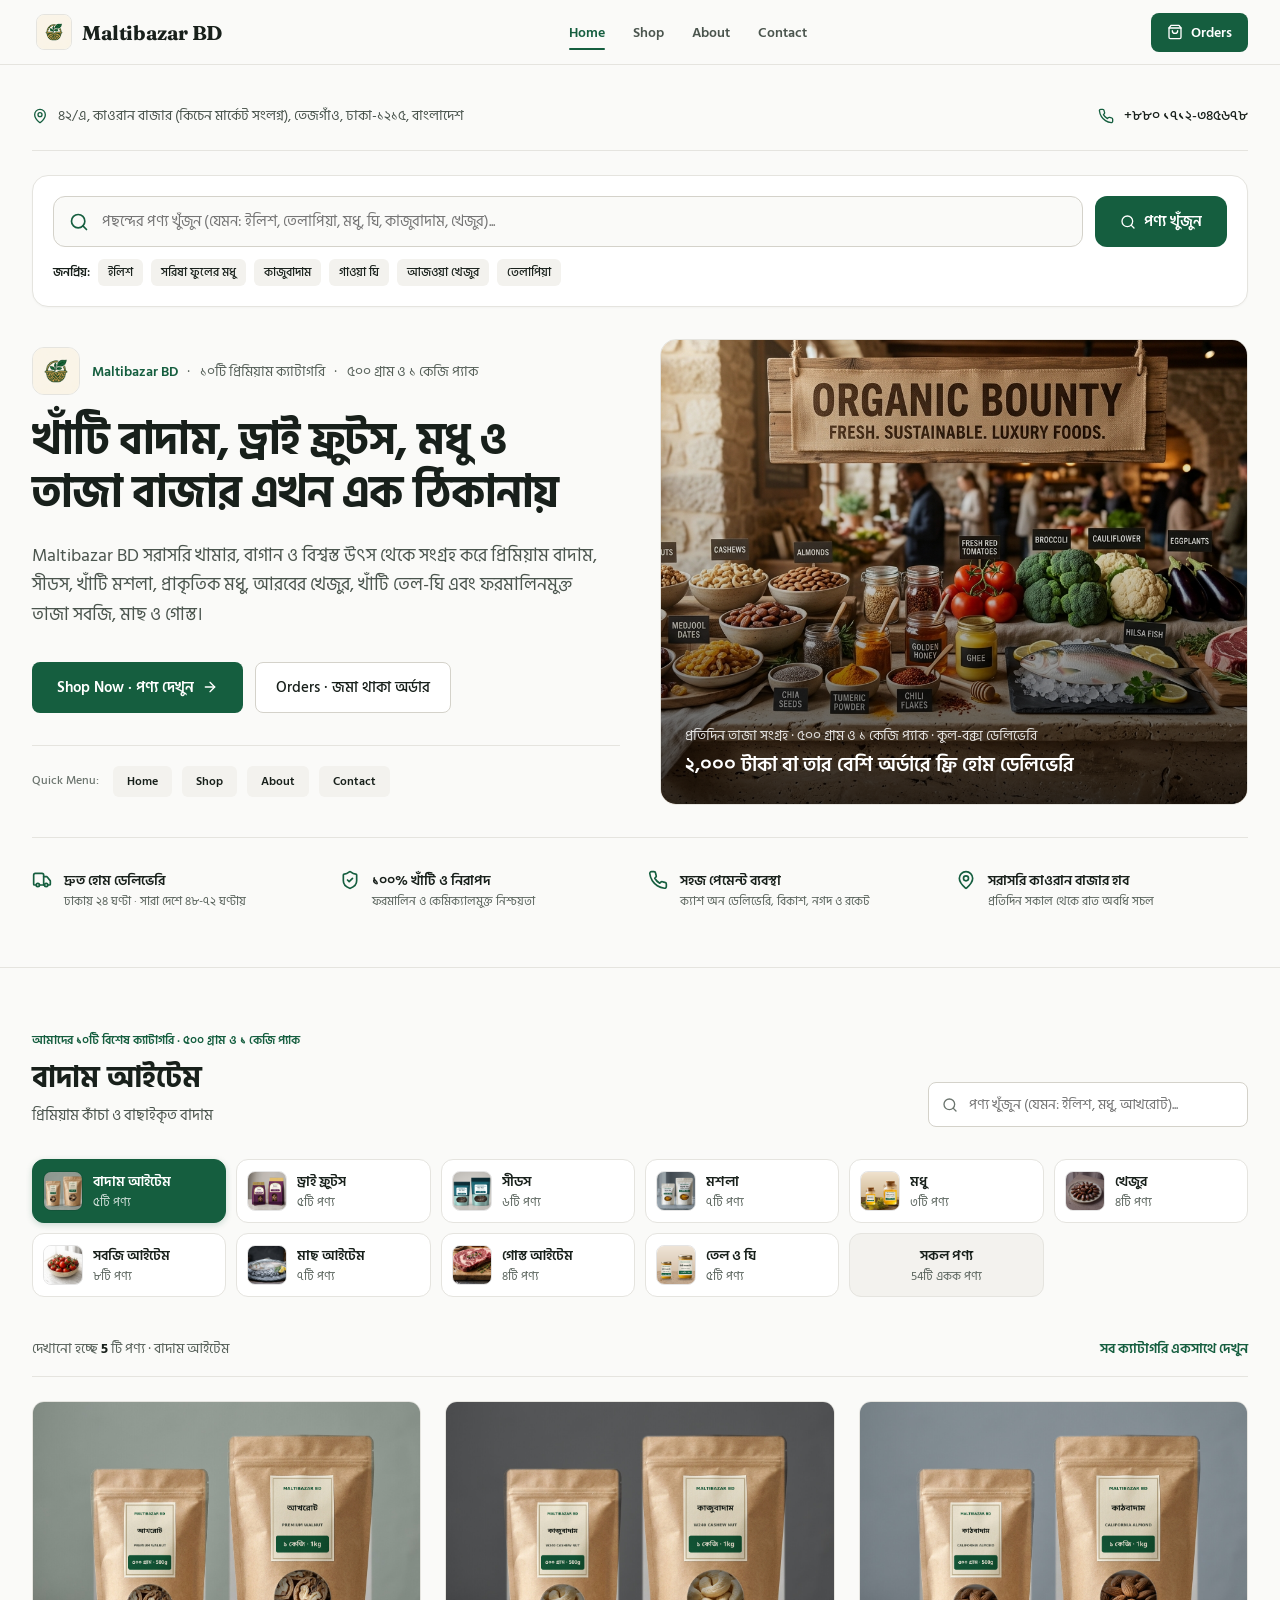
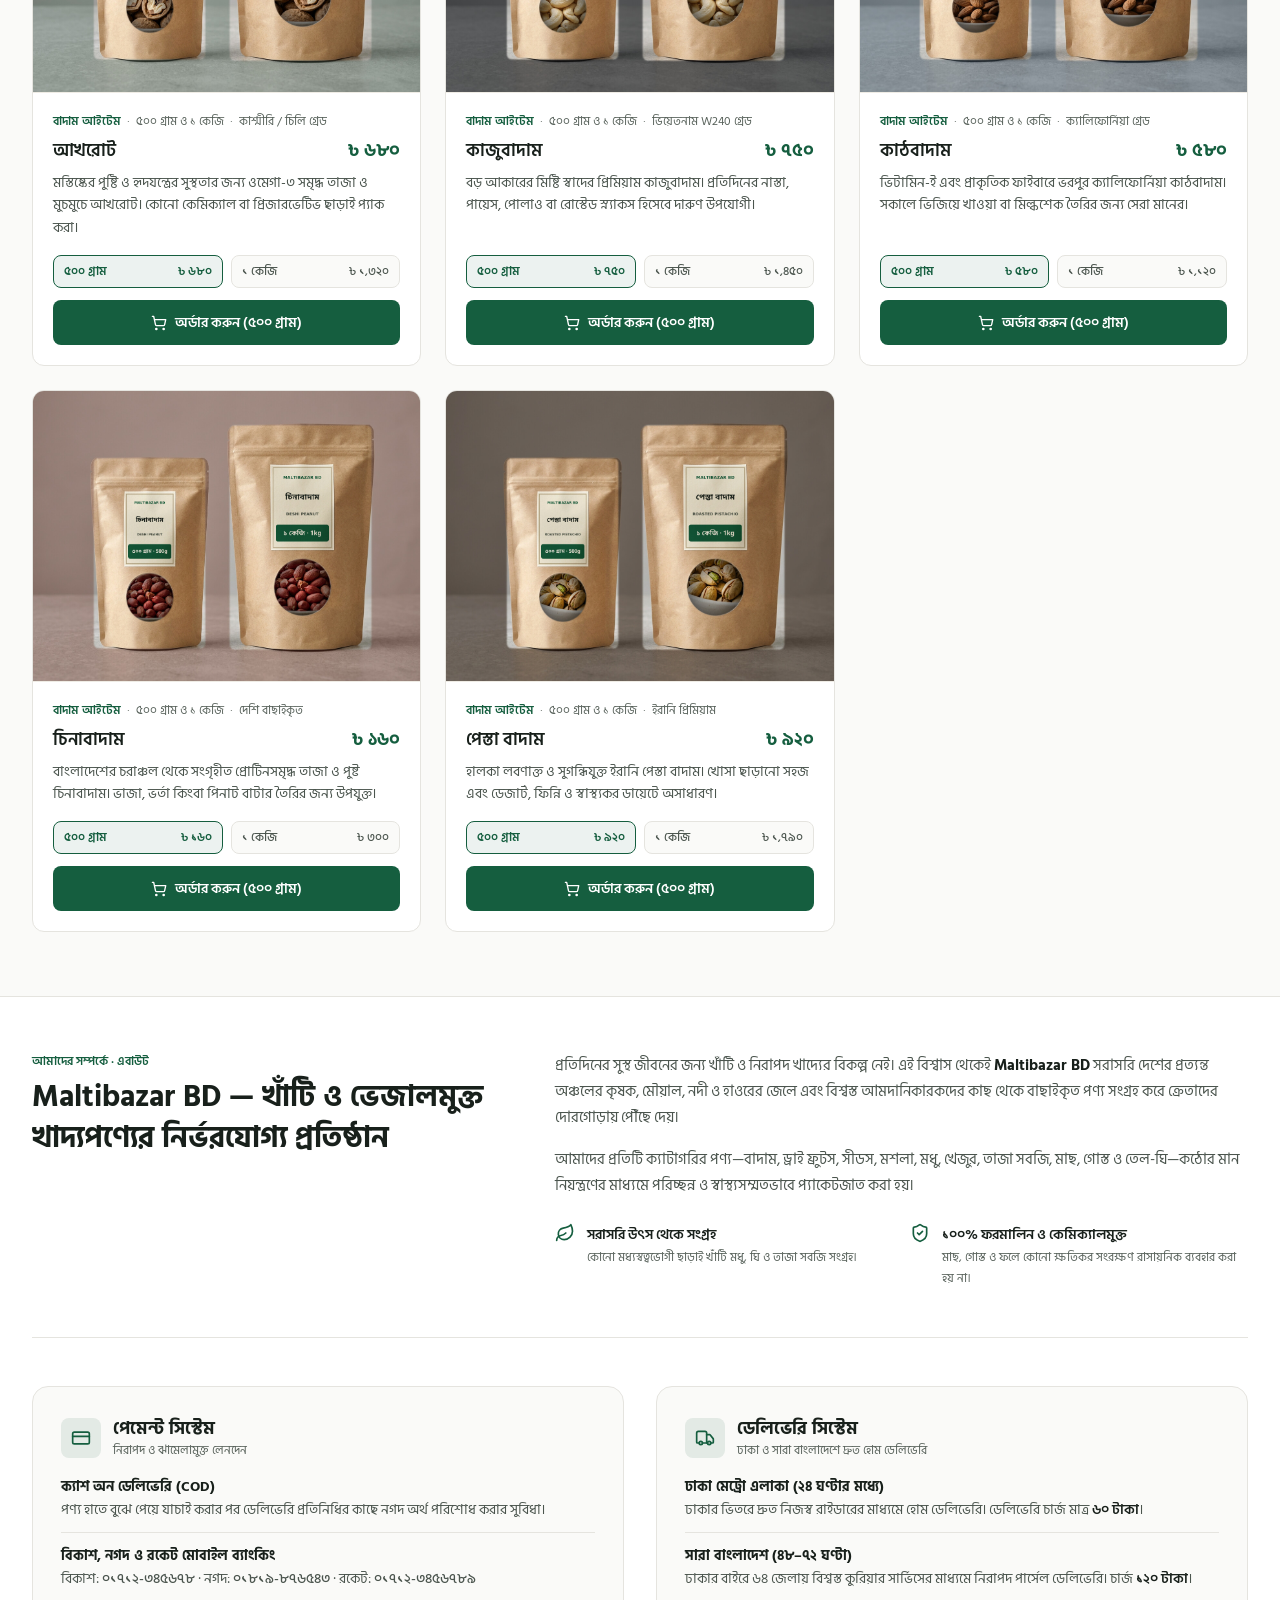
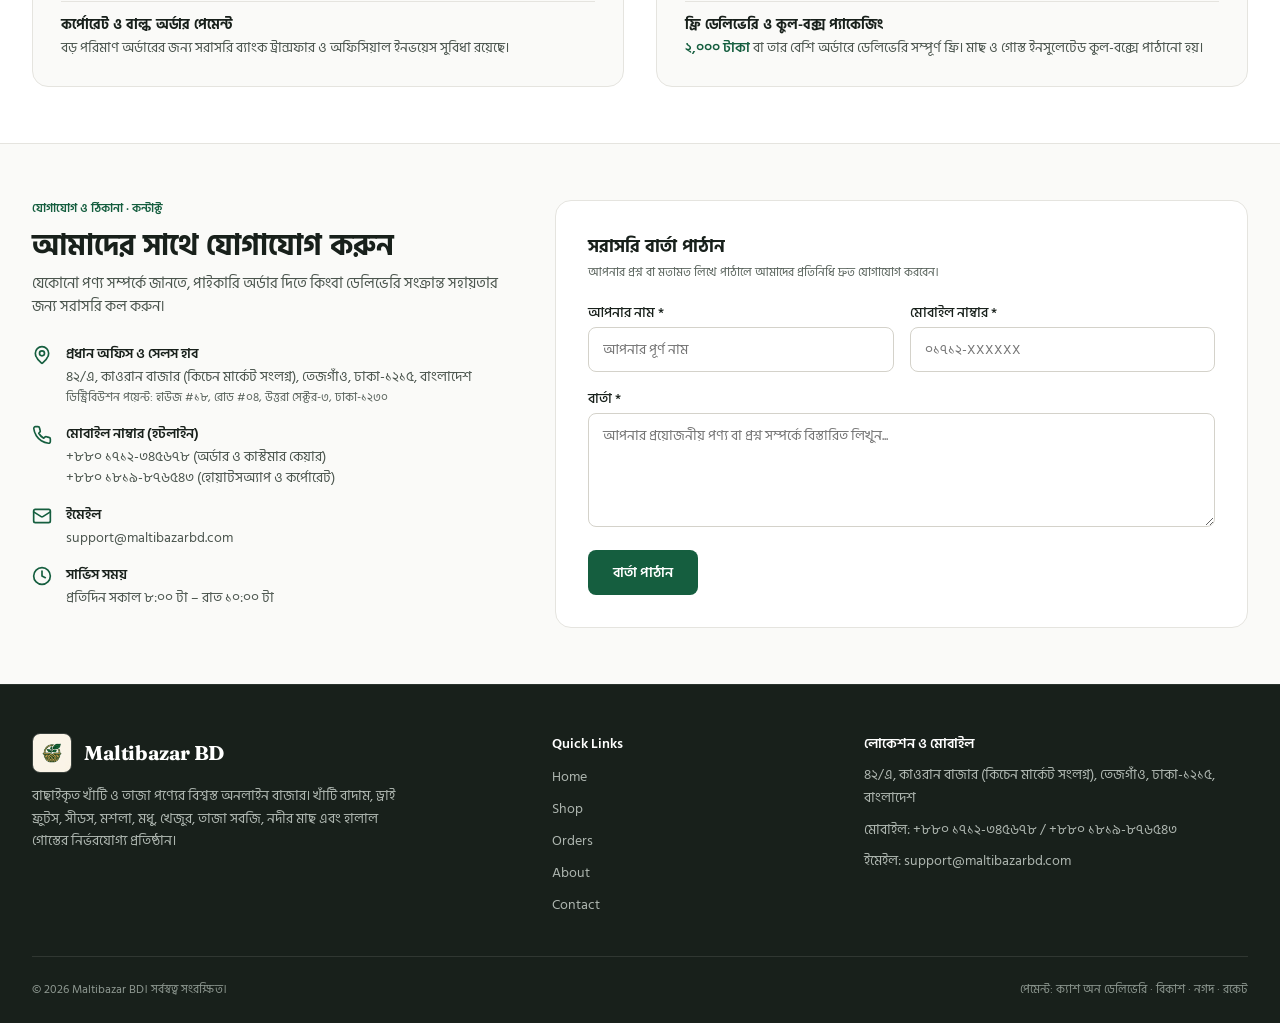
<file: public/index.html>
<!doctype html>
<html lang="bn">
  <head>
    <meta charset="UTF-8" />
    <meta name="viewport" content="width=device-width, initial-scale=1.0" />
    <title>Maltibazar BD — খাঁটি ও তাজা পণ্যের অনলাইন বাজার</title>
    <meta
      name="description"
      content="Maltibazar BD — খাঁটি ও তাজা বাদাম, ড্রাই ফ্রুটস, সীডস, মশলা, মধু, খেজুর, সবজি, মাছ ও গোস্তের নির্ভরযোগ্য অনলাইন বাজার।"
    />
    <meta property="og:title" content="Maltibazar BD — খাঁটি ও তাজা পণ্যের অনলাইন বাজার" />
    <meta
      property="og:description"
      content="Maltibazar BD — খাঁটি ও তাজা বাদাম, ড্রাই ফ্রুটস, সীডস, মশলা, মধু, খেজুর, সবজি, মাছ ও গোস্তের নির্ভরযোগ্য অনলাইন বাজার।"
    />
    <meta property="og:type" content="website" />
    <meta name="twitter:card" content="summary_large_image" />
    <link rel="preconnect" href="https://fonts.googleapis.com" />
    <link rel="preconnect" href="https://fonts.gstatic.com" crossorigin />
    <link
      href="https://fonts.googleapis.com/css2?family=Fraunces:opsz,wght@9..144,600;9..144,700&family=Hind+Siliguri:wght@400;500;600;700&family=Plus+Jakarta+Sans:wght@400;500;600;700&display=swap"
      rel="stylesheet"
    />
    <link rel="stylesheet" href="./css/styles.css" />
  </head>
  <body>
    <div class="app-shell">
      <!-- Sticky Header Navbar -->
      <header class="site-header">
        <div class="container navbar-inner">
          <button type="button" class="brand-btn" data-nav="home">
            <img
              src="./assets/images/maltibazar_logo_1795244491759.jpg"
              alt="Maltibazar BD Logo"
              referrerPolicy="no-referrer"
              class="brand-logo"
            />
            <span class="brand-wordmark">Maltibazar BD</span>
          </button>

          <nav aria-label="Primary Navigation" class="primary-nav">
            <button type="button" class="nav-link is-active" data-nav="home">Home</button>
            <button type="button" class="nav-link" data-nav="shop">Shop</button>
            <button type="button" class="nav-link" data-nav="about">About</button>
            <button type="button" class="nav-link" data-nav="contact">Contact</button>
          </nav>

          <div class="navbar-actions">
            <button type="button" id="orders-nav-btn" class="orders-nav-btn" data-nav="orders">
              <svg width="16" height="16" viewBox="0 0 24 24" fill="none" stroke="currentColor" stroke-width="2" stroke-linecap="round" stroke-linejoin="round" aria-hidden="true">
                <path d="M6 2 3 6v14a2 2 0 0 0 2 2h14a2 2 0 0 0 2-2V6l-3-4Z" />
                <path d="M3 6h18" />
                <path d="M16 10a4 4 0 0 1-8 0" />
              </svg>
              <span>Orders</span>
              <span id="nav-order-count" class="orders-count-badge tabular-nums hidden">0</span>
            </button>

            <button
              type="button"
              id="mobile-menu-toggle"
              aria-label="Open menu"
              aria-expanded="false"
              class="mobile-menu-toggle"
            >
              <svg id="mobile-menu-icon-open" width="20" height="20" viewBox="0 0 24 24" fill="none" stroke="currentColor" stroke-width="2" stroke-linecap="round" stroke-linejoin="round">
                <line x1="4" x2="20" y1="12" y2="12" />
                <line x1="4" x2="20" y1="6" y2="6" />
                <line x1="4" x2="20" y1="18" y2="18" />
              </svg>
              <svg id="mobile-menu-icon-close" class="hidden" width="20" height="20" viewBox="0 0 24 24" fill="none" stroke="currentColor" stroke-width="2" stroke-linecap="round" stroke-linejoin="round">
                <path d="M18 6 6 18" />
                <path d="m6 6 12 12" />
              </svg>
            </button>
          </div>
        </div>

        <div id="mobile-drawer" class="mobile-drawer hidden">
          <button type="button" class="mobile-drawer-btn is-active" data-nav="home">Home</button>
          <button type="button" class="mobile-drawer-btn" data-nav="shop">Shop</button>
          <button type="button" class="mobile-drawer-btn" data-nav="about">About</button>
          <button type="button" class="mobile-drawer-btn" data-nav="contact">Contact</button>
        </div>
      </header>

      <main>
        <!-- Storefront View (Home + Shop + About + Contact) -->
        <div id="storefront-view">
          <!-- Hero Banner -->
          <section class="hero-section">
            <div class="container">
              <!-- Top Location & Hotline Strip -->
              <div class="top-location-strip">
                <div class="strip-item">
                  <svg class="icon-emerald" width="16" height="16" viewBox="0 0 24 24" fill="none" stroke="currentColor" stroke-width="2" stroke-linecap="round" stroke-linejoin="round" aria-hidden="true">
                    <path d="M20 10c0 4.993-5.539 10.193-7.399 11.799a1 1 0 0 1-1.202 0C9.539 20.193 4 14.993 4 10a8 8 0 0 1 16 0" />
                    <circle cx="12" cy="10" r="3" />
                  </svg>
                  <span id="top-company-address"></span>
                </div>
                <div class="strip-item phone tabular-nums">
                  <svg class="icon-emerald" width="16" height="16" viewBox="0 0 24 24" fill="none" stroke="currentColor" stroke-width="2" stroke-linecap="round" stroke-linejoin="round" aria-hidden="true">
                    <path d="M22 16.92v3a2 2 0 0 1-2.18 2 19.79 19.79 0 0 1-8.63-3.07 19.5 19.5 0 0 1-6-6 19.79 19.79 0 0 1-3.07-8.67A2 2 0 0 1 4.11 2h3a2 2 0 0 1 2 1.72 12.84 12.84 0 0 0 .7 2.81 2 2 0 0 1-.45 2.11L8.09 9.91a16 16 0 0 0 6 6l1.27-1.27a2 2 0 0 1 2.11-.45 12.84 12.84 0 0 0 2.81.7A2 2 0 0 1 22 16.92z" />
                  </svg>
                  <span id="top-company-phone"></span>
                </div>
              </div>

              <!-- Customer Search Bar inside Banner -->
              <div class="hero-search-card">
                <form id="hero-search-form" class="hero-search-form">
                  <div class="input-icon-wrap">
                    <svg class="input-leading-icon" width="20" height="20" viewBox="0 0 24 24" fill="none" stroke="currentColor" stroke-width="2" stroke-linecap="round" stroke-linejoin="round" aria-hidden="true">
                      <circle cx="11" cy="11" r="8" />
                      <path d="m21 21-4.3-4.3" />
                    </svg>
                    <input
                      type="text"
                      id="hero-search-input"
                      placeholder="পছন্দের পণ্য খুঁজুন (যেমন: ইলিশ, তেলাপিয়া, মধু, ঘি, কাজুবাদাম, খেজুর)..."
                      aria-label="পছন্দের পণ্য খুঁজুন"
                      class="hero-search-input"
                    />
                    <button
                      type="button"
                      id="hero-search-clear"
                      aria-label="খোঁজা মুছুন"
                      class="input-clear-btn hidden"
                    >
                      <svg width="16" height="16" viewBox="0 0 24 24" fill="none" stroke="currentColor" stroke-width="2" stroke-linecap="round" stroke-linejoin="round">
                        <path d="M18 6 6 18" />
                        <path d="m6 6 12 12" />
                      </svg>
                    </button>
                  </div>
                  <button type="submit" class="btn btn-primary btn-search-submit">
                    <svg width="16" height="16" viewBox="0 0 24 24" fill="none" stroke="currentColor" stroke-width="2" stroke-linecap="round" stroke-linejoin="round" aria-hidden="true">
                      <circle cx="11" cy="11" r="8" />
                      <path d="m21 21-4.3-4.3" />
                    </svg>
                    <span>পণ্য খুঁজুন</span>
                  </button>
                </form>

                <div class="popular-searches" id="popular-searches">
                  <span class="popular-label">জনপ্রিয়:</span>
                </div>
              </div>

              <!-- Editorial Split Hero -->
              <div class="hero-grid">
                <div class="hero-copy-col">
                  <div>
                    <div class="hero-brand-line">
                      <img
                        src="./assets/images/maltibazar_logo_1795244491759.jpg"
                        alt="Maltibazar BD লোগো"
                        referrerPolicy="no-referrer"
                        class="hero-brand-thumb"
                      />
                      <div class="hero-brand-meta">
                        <strong>Maltibazar BD</strong>
                        <span aria-hidden="true" style="margin:0 0.4rem;">·</span>
                        <span>১০টি প্রিমিয়াম ক্যাটাগরি</span>
                        <span aria-hidden="true" style="margin:0 0.4rem;">·</span>
                        <span>৫০০ গ্রাম ও ১ কেজি প্যাক</span>
                      </div>
                    </div>

                    <h1 class="hero-title">
                      খাঁটি বাদাম, ড্রাই ফ্রুটস, মধু ও তাজা বাজার এখন এক ঠিকানায়
                    </h1>

                    <p class="hero-desc">
                      Maltibazar BD সরাসরি খামার, বাগান ও বিশ্বস্ত উৎস থেকে সংগ্রহ করে প্রিমিয়াম বাদাম,
                      সীডস, খাঁটি মশলা, প্রাকৃতিক মধু, আরবের খেজুর, খাঁটি তেল-ঘি এবং ফরমালিনমুক্ত তাজা সবজি, মাছ ও গোস্ত।
                    </p>

                    <div class="hero-cta-row">
                      <button type="button" class="btn btn-primary" data-nav="shop">
                        <span>Shop Now · পণ্য দেখুন</span>
                        <svg width="16" height="16" viewBox="0 0 24 24" fill="none" stroke="currentColor" stroke-width="2" stroke-linecap="round" stroke-linejoin="round" aria-hidden="true">
                          <path d="M5 12h14" />
                          <path d="m12 5 7 7-7 7" />
                        </svg>
                      </button>

                      <button type="button" class="btn btn-secondary" data-nav="orders">
                        <span>Orders · জমা থাকা অর্ডার</span>
                      </button>
                    </div>
                  </div>

                  <div class="quick-menu-bar">
                    <span class="quick-menu-label">Quick Menu:</span>
                    <button type="button" class="quick-menu-btn" data-nav="home">Home</button>
                    <button type="button" class="quick-menu-btn" data-nav="shop">Shop</button>
                    <button type="button" class="quick-menu-btn" data-nav="about">About</button>
                    <button type="button" class="quick-menu-btn" data-nav="contact">Contact</button>
                  </div>
                </div>

                <div class="hero-media-col">
                  <div class="hero-image-frame">
                    <img
                      src="./assets/images/hero_all_items_banner_1795245466213.jpg"
                      alt="Maltibazar BD — খাঁটি বাদাম, খেজুর, মধু, মশলা, মাছ, গোস্ত ও তাজা সবজির সমাহার"
                      referrerPolicy="no-referrer"
                    />
                    <div class="hero-image-gradient" aria-hidden="true"></div>
                    <div class="hero-image-caption">
                      <p class="hero-caption-sub">প্রতিদিন তাজা সংগ্রহ · ৫০০ গ্রাম ও ১ কেজি প্যাক · কুল-বক্স ডেলিভেরি</p>
                      <p class="hero-caption-main">২,০০০ টাকা বা তার বেশি অর্ডারে ফ্রি হোম ডেলিভেরি</p>
                    </div>
                  </div>
                </div>
              </div>

              <!-- 4-Column Service Strip -->
              <div class="service-strip">
                <div class="service-item">
                  <svg class="icon-emerald" width="20" height="20" viewBox="0 0 24 24" fill="none" stroke="currentColor" stroke-width="2" stroke-linecap="round" stroke-linejoin="round" aria-hidden="true">
                    <path d="M14 18V6a2 2 0 0 0-2-2H4a2 2 0 0 0-2 2v11a1 1 0 0 0 1 1h2" />
                    <path d="M15 18H9" />
                    <path d="M19 18h2a1 1 0 0 0 1-1v-3.65a1 1 0 0 0-.22-.624l-3.48-4.35A1 1 0 0 0 17.52 8H14" />
                    <circle cx="17" cy="18" r="2" />
                    <circle cx="7" cy="18" r="2" />
                  </svg>
                  <div>
                    <p class="service-title">দ্রুত হোম ডেলিভেরি</p>
                    <p class="service-sub">ঢাকায় ২৪ ঘণ্টা · সারা দেশে ৪৮-৭২ ঘণ্টায়</p>
                  </div>
                </div>

                <div class="service-item">
                  <svg class="icon-emerald" width="20" height="20" viewBox="0 0 24 24" fill="none" stroke="currentColor" stroke-width="2" stroke-linecap="round" stroke-linejoin="round" aria-hidden="true">
                    <path d="M20 13c0 5-3.5 7.5-7.66 8.95a1 1 0 0 1-.67-.01C7.5 20.5 4 18 4 13V6a1 1 0 0 1 1-1c2 0 4.5-1.2 6.24-2.72a1.17 1.17 0 0 1 1.52 0C14.51 3.81 17 5 19 5a1 1 0 0 1 1 1z" />
                    <path d="m9 12 2 2 4-4" />
                  </svg>
                  <div>
                    <p class="service-title">১০০% খাঁটি ও নিরাপদ</p>
                    <p class="service-sub">ফরমালিন ও কেমিক্যালমুক্ত নিশ্চয়তা</p>
                  </div>
                </div>

                <div class="service-item">
                  <svg class="icon-emerald" width="20" height="20" viewBox="0 0 24 24" fill="none" stroke="currentColor" stroke-width="2" stroke-linecap="round" stroke-linejoin="round" aria-hidden="true">
                    <path d="M22 16.92v3a2 2 0 0 1-2.18 2 19.79 19.79 0 0 1-8.63-3.07 19.5 19.5 0 0 1-6-6 19.79 19.79 0 0 1-3.07-8.67A2 2 0 0 1 4.11 2h3a2 2 0 0 1 2 1.72 12.84 12.84 0 0 0 .7 2.81 2 2 0 0 1-.45 2.11L8.09 9.91a16 16 0 0 0 6 6l1.27-1.27a2 2 0 0 1 2.11-.45 12.84 12.84 0 0 0 2.81.7A2 2 0 0 1 22 16.92z" />
                  </svg>
                  <div>
                    <p class="service-title">সহজ পেমেন্ট ব্যবস্থা</p>
                    <p class="service-sub">ক্যাশ অন ডেলিভেরি, বিকাশ, নগদ ও রকেট</p>
                  </div>
                </div>

                <div class="service-item">
                  <svg class="icon-emerald" width="20" height="20" viewBox="0 0 24 24" fill="none" stroke="currentColor" stroke-width="2" stroke-linecap="round" stroke-linejoin="round" aria-hidden="true">
                    <path d="M20 10c0 4.993-5.539 10.193-7.399 11.799a1 1 0 0 1-1.202 0C9.539 20.193 4 14.993 4 10a8 8 0 0 1 16 0" />
                    <circle cx="12" cy="10" r="3" />
                  </svg>
                  <div>
                    <p class="service-title">সরাসরি কাওরান বাজার হাব</p>
                    <p class="service-sub">প্রতিদিন সকাল থেকে রাত অবধি সচল</p>
                  </div>
                </div>
              </div>
            </div>
          </section>

          <!-- 10-Category Shop Section -->
          <section id="shop-section" class="shop-section">
            <div class="container">
              <div class="shop-header-row">
                <div>
                  <p class="section-eyebrow">আমাদের ১০টি বিশেষ ক্যাটাগরি · ৫০০ গ্রাম ও ১ কেজি প্যাক</p>
                  <h2 id="shop-heading" class="section-heading">বাদাম আইটেম</h2>
                  <p id="shop-subtitle" class="section-sub">প্রিমিয়াম কাঁচা ও বাছাইকৃত বাদাম</p>
                </div>

                <div class="shop-search-box">
                  <svg class="shop-search-icon" width="16" height="16" viewBox="0 0 24 24" fill="none" stroke="currentColor" stroke-width="2" stroke-linecap="round" stroke-linejoin="round" aria-hidden="true">
                    <circle cx="11" cy="11" r="8" />
                    <path d="m21 21-4.3-4.3" />
                  </svg>
                  <input
                    type="text"
                    id="shop-search-input"
                    placeholder="পণ্য খুঁজুন (যেমন: ইলিশ, মধু, আখরোট)..."
                    aria-label="পণ্য খুঁজুন"
                    class="shop-search-input"
                  />
                  <button
                    type="button"
                    id="shop-search-clear"
                    aria-label="খোঁজা মুছুন"
                    class="input-clear-btn hidden"
                  >
                    <svg width="16" height="16" viewBox="0 0 24 24" fill="none" stroke="currentColor" stroke-width="2" stroke-linecap="round" stroke-linejoin="round">
                      <path d="M18 6 6 18" />
                      <path d="m6 6 12 12" />
                    </svg>
                  </button>
                </div>
              </div>

              <!-- 10 Category Filter Cards + All Products -->
              <div id="category-tabs-grid" role="tablist" aria-label="পণ্যের ১০টি ক্যাটাগরি" class="category-tabs-grid"></div>

              <!-- Active Category Result Count -->
              <div class="results-meta-bar">
                <span id="results-count-text"></span>
                <button type="button" id="results-reset-btn" class="text-link-btn"></button>
              </div>

              <!-- 3-Column Product Grid -->
              <div id="products-grid" class="products-grid"></div>
              <div id="products-empty" class="empty-state-box hidden">
                <p id="products-empty-title" style="font-size:1rem;font-weight:600;color:var(--ink);"></p>
                <p style="font-size:0.875rem;color:var(--ink-muted);margin:0.25rem 0 1rem;">
                  অন্য নাম দিয়ে খুঁজুন অথবা সব ক্যাটাগরি দেখুন।
                </p>
                <button type="button" id="empty-show-all-btn" class="btn btn-primary" style="padding:0.5rem 1rem;font-size:0.875rem;">
                  সব পণ্য দেখুন
                </button>
              </div>
            </div>
          </section>

          <!-- About + Payment + Delivery Systems -->
          <section id="about-section" class="about-section">
            <div class="container">
              <div class="about-top-grid">
                <div class="about-left">
                  <p class="section-eyebrow">আমাদের সম্পর্কে · এবাউট</p>
                  <h2 class="section-heading" style="line-height:1.35;">
                    Maltibazar BD — খাঁটি ও ভেজালমুক্ত খাদ্যপণ্যের নির্ভরযোগ্য প্রতিষ্ঠান
                  </h2>
                </div>

                <div class="about-right">
                  <p>
                    প্রতিদিনের সুস্থ জীবনের জন্য খাঁটি ও নিরাপদ খাদ্যের বিকল্প নেই। এই বিশ্বাস থেকেই
                    <strong style="color:var(--ink);">Maltibazar BD</strong> সরাসরি দেশের প্রত্যন্ত অঞ্চলের
                    কৃষক, মৌয়াল, নদী ও হাওরের জেলে এবং বিশ্বস্ত আমদানিকারকদের কাছ থেকে বাছাইকৃত পণ্য সংগ্রহ
                    করে ক্রেতাদের দোরগোড়ায় পৌঁছে দেয়।
                  </p>
                  <p>
                    আমাদের প্রতিটি ক্যাটাগরির পণ্য—বাদাম, ড্রাই ফ্রুটস, সীডস, মশলা, মধু, খেজুর, তাজা সবজি,
                    মাছ, গোস্ত ও তেল-ঘি—কঠোর মান নিয়ন্ত্রণের মাধ্যমে পরিচ্ছন্ন ও স্বাস্থ্যসম্মতভাবে প্যাকেটজাত করা হয়।
                  </p>

                  <div class="about-features">
                    <div class="service-item">
                      <svg class="icon-emerald" width="20" height="20" viewBox="0 0 24 24" fill="none" stroke="currentColor" stroke-width="2" stroke-linecap="round" stroke-linejoin="round" aria-hidden="true">
                        <path d="M11 20A7 7 0 0 1 9.8 6.1C15.5 5 17 4.48 19 2c1 2 2 4.18 2 8 0 5.5-4.78 10-10 10Z" />
                        <path d="M2 21c0-3 1.85-5.36 5.08-6C9.5 14.52 12 13 13 12" />
                      </svg>
                      <div>
                        <h3 class="service-title">সরাসরি উৎস থেকে সংগ্রহ</h3>
                        <p class="service-sub">কোনো মধ্যস্বত্বভোগী ছাড়াই খাঁটি মধু, ঘি ও তাজা সবজি সংগ্রহ।</p>
                      </div>
                    </div>

                    <div class="service-item">
                      <svg class="icon-emerald" width="20" height="20" viewBox="0 0 24 24" fill="none" stroke="currentColor" stroke-width="2" stroke-linecap="round" stroke-linejoin="round" aria-hidden="true">
                        <path d="M20 13c0 5-3.5 7.5-7.66 8.95a1 1 0 0 1-.67-.01C7.5 20.5 4 18 4 13V6a1 1 0 0 1 1-1c2 0 4.5-1.2 6.24-2.72a1.17 1.17 0 0 1 1.52 0C14.51 3.81 17 5 19 5a1 1 0 0 1 1 1z" />
                        <path d="m9 12 2 2 4-4" />
                      </svg>
                      <div>
                        <h3 class="service-title">১০০% ফরমালিন ও কেমিক্যালমুক্ত</h3>
                        <p class="service-sub">মাছ, গোস্ত ও ফলে কোনো ক্ষতিকর সংরক্ষণ রাসায়নিক ব্যবহার করা হয় না।</p>
                      </div>
                    </div>
                  </div>
                </div>
              </div>

              <!-- Payment System & Delivery System Cards -->
              <div class="info-cards-grid">
                <div class="info-card">
                  <div class="info-card-head">
                    <div class="info-icon-box">
                      <svg width="20" height="20" viewBox="0 0 24 24" fill="none" stroke="currentColor" stroke-width="2" stroke-linecap="round" stroke-linejoin="round" aria-hidden="true">
                        <rect width="20" height="14" x="2" y="5" rx="2" />
                        <line x1="2" x2="22" y1="10" y2="10" />
                      </svg>
                    </div>
                    <div>
                      <h3 style="font-size:1.125rem;font-weight:700;">পেমেন্ট সিস্টেম</h3>
                      <p style="font-size:0.75rem;color:var(--ink-muted);">নিরাপদ ও ঝামেলামুক্ত লেনদেন</p>
                    </div>
                  </div>
                  <ul class="info-list">
                    <li class="with-divider">
                      <strong class="item-head">ক্যাশ অন ডেলিভেরি (COD)</strong>
                      পণ্য হাতে বুঝে পেয়ে যাচাই করার পর ডেলিভেরি প্রতিনিধির কাছে নগদ অর্থ পরিশোধ করার সুবিধা।
                    </li>
                    <li class="with-divider" id="about-mfs-numbers"></li>
                    <li>
                      <strong class="item-head">কর্পোরেট ও বাল্ক অর্ডার পেমেন্ট</strong>
                      বড় পরিমাণ অর্ডারের জন্য সরাসরি ব্যাংক ট্রান্সফার ও অফিসিয়াল ইনভয়েস সুবিধা রয়েছে।
                    </li>
                  </ul>
                </div>

                <div class="info-card">
                  <div class="info-card-head">
                    <div class="info-icon-box">
                      <svg width="20" height="20" viewBox="0 0 24 24" fill="none" stroke="currentColor" stroke-width="2" stroke-linecap="round" stroke-linejoin="round" aria-hidden="true">
                        <path d="M14 18V6a2 2 0 0 0-2-2H4a2 2 0 0 0-2 2v11a1 1 0 0 0 1 1h2" />
                        <path d="M15 18H9" />
                        <path d="M19 18h2a1 1 0 0 0 1-1v-3.65a1 1 0 0 0-.22-.624l-3.48-4.35A1 1 0 0 0 17.52 8H14" />
                        <circle cx="17" cy="18" r="2" />
                        <circle cx="7" cy="18" r="2" />
                      </svg>
                    </div>
                    <div>
                      <h3 style="font-size:1.125rem;font-weight:700;">ডেলিভেরি সিস্টেম</h3>
                      <p style="font-size:0.75rem;color:var(--ink-muted);">ঢাকা ও সারা বাংলাদেশে দ্রুত হোম ডেলিভেরি</p>
                    </div>
                  </div>
                  <ul class="info-list">
                    <li class="with-divider">
                      <strong class="item-head">ঢাকা মেট্রো এলাকা (২৪ ঘণ্টার মধ্যে)</strong>
                      ঢাকার ভিতরে দ্রুত নিজস্ব রাইডারের মাধ্যমে হোম ডেলিভেরি। ডেলিভেরি চার্জ মাত্র
                      <span class="tabular-nums" style="font-weight:600;color:var(--ink);">৬০ টাকা</span>।
                    </li>
                    <li class="with-divider">
                      <strong class="item-head">সারা বাংলাদেশ (৪৮–৭২ ঘণ্টা)</strong>
                      ঢাকার বাইরে ৬৪ জেলায় বিশ্বস্ত কুরিয়ার সার্ভিসের মাধ্যমে নিরাপদ পার্সেল ডেলিভেরি। চার্জ
                      <span class="tabular-nums" style="font-weight:600;color:var(--ink);">১২০ টাকা</span>।
                    </li>
                    <li>
                      <strong class="item-head">ফ্রি ডেলিভেরি ও কুল-বক্স প্যাকেজিং</strong>
                      <span class="tabular-nums" style="font-weight:600;color:var(--primary);">২,০০০ টাকা</span> বা তার
                      বেশি অর্ডারে ডেলিভেরি সম্পূর্ণ ফ্রি। মাছ ও গোস্ত ইনসুলেটেড কুল-বক্সে পাঠানো হয়।
                    </li>
                  </ul>
                </div>
              </div>
            </div>
          </section>

          <!-- Contact Section -->
          <section id="contact-section" class="contact-section">
            <div class="container">
              <div class="contact-grid">
                <div class="contact-info-col">
                  <p class="section-eyebrow">যোগাযোগ ও ঠিকানা · কন্টাক্ট</p>
                  <h2 class="section-heading">আমাদের সাথে যোগাযোগ করুন</h2>
                  <p class="section-sub">
                    যেকোনো পণ্য সম্পর্কে জানতে, পাইকারি অর্ডার দিতে কিংবা ডেলিভেরি সংক্রান্ত সহায়তার জন্য সরাসরি কল করুন।
                  </p>

                  <div id="contact-details-list" class="contact-details-list"></div>
                </div>

                <div class="contact-form-col">
                  <div class="contact-form-card">
                    <h3 style="font-size:1.125rem;font-weight:700;margin-bottom:0.25rem;">সরাসরি বার্তা পাঠান</h3>
                    <p style="font-size:0.75rem;color:var(--ink-muted);margin-bottom:1.25rem;">
                      আপনার প্রশ্ন বা মতামত লিখে পাঠালে আমাদের প্রতিনিধি দ্রুত যোগাযোগ করবেন।
                    </p>

                    <div id="contact-success-box" class="hidden" style="padding:1.5rem;border-radius:0.75rem;background:var(--bg);border:1px solid var(--border);text-align:center;">
                      <svg class="icon-emerald" width="40" height="40" viewBox="0 0 24 24" fill="none" stroke="currentColor" stroke-width="2" stroke-linecap="round" stroke-linejoin="round" style="margin:0 auto 0.5rem;">
                        <circle cx="12" cy="12" r="10" />
                        <path d="m9 12 2 2 4-4" />
                      </svg>
                      <p style="font-size:1rem;font-weight:600;color:var(--ink);">আপনার বার্তা সফলভাবে পাঠানো হয়েছে!</p>
                      <p style="font-size:0.875rem;color:var(--ink-secondary);margin:0.25rem 0 1rem;">
                        Maltibazar BD টিম শীঘ্রই আপনার মোবাইল নাম্বারে যোগাযোগ করবে।
                      </p>
                      <button type="button" id="contact-reset-btn" class="btn btn-primary" style="padding:0.5rem 1rem;font-size:0.75rem;">
                        নতুন বার্তা লিখুন
                      </button>
                    </div>

                    <form id="contact-form" style="display:flex;flex-direction:column;gap:1rem;">
                      <div class="form-grid-2">
                        <div>
                          <label for="contact-name" class="field-label">আপনার নাম *</label>
                          <input id="contact-name" type="text" required placeholder="আপনার পূর্ণ নাম" class="form-control" />
                        </div>
                        <div>
                          <label for="contact-phone" class="field-label">মোবাইল নাম্বার *</label>
                          <input id="contact-phone" type="tel" required placeholder="০১৭১২-XXXXXX" class="form-control tabular-nums" />
                        </div>
                      </div>
                      <div>
                        <label for="contact-msg" class="field-label">বার্তা *</label>
                        <textarea id="contact-msg" rows="4" required placeholder="আপনার প্রয়োজনীয় পণ্য বা প্রশ্ন সম্পর্কে বিস্তারিত লিখুন..." class="form-control"></textarea>
                      </div>
                      <p id="contact-error-msg" class="alert-error hidden"></p>
                      <div>
                        <button type="submit" id="contact-submit-btn" class="btn btn-primary" style="padding:0.625rem 1.5rem;font-size:0.875rem;">
                          বার্তা পাঠান
                        </button>
                      </div>
                    </form>
                  </div>
                </div>
              </div>
            </div>
          </section>
        </div>

        <!-- Orders & Admin Management View -->
        <section id="orders-view" class="orders-page-section hidden">
          <div class="container">
            <div class="orders-header">
              <div>
                <p class="section-eyebrow">Maltibazar BD · অর্ডার ম্যানেজমেন্ট ও অ্যাডমিন প্যানেল</p>
                <h1 class="section-heading">জমা থাকা অর্ডার সমূহ</h1>
                <p class="section-sub">
                  কাস্টমার অর্ডার ট্র্যাক করুন অথবা অ্যাডমিন প্যানেলে লগইন করে সকল অর্ডার পরিচালনা করুন।
                </p>
              </div>

              <div id="orders-summary-stats" class="orders-stats-row"></div>
            </div>

            <!-- Customer Orders vs Admin Panel Switcher -->
            <div class="orders-subtabs" role="tablist">
              <button type="button" id="tab-my-orders" class="subtab-btn is-active">অর্ডার ট্র্যাকিং ও আমার অর্ডার</button>
              <button type="button" id="tab-admin-panel" class="subtab-btn">Admin Panel (অর্ডার পরিচালনা)</button>
            </div>

            <!-- Tab 1: Customer Order Tracker + Own Recent Orders -->
            <div id="customer-orders-panel">
              <div class="panel-card">
                <h2 style="font-size:1.125rem;font-weight:700;margin-bottom:0.25rem;">অর্ডার নাম্বার দিয়ে স্ট্যাটাস দেখুন</h2>
                <p style="font-size:0.8125rem;color:var(--ink-muted);margin-bottom:1rem;">
                  আপনার অর্ডার নাম্বার (যেমন: MB-1001) এবং অর্ডারের মোবাইল নাম্বার দিয়ে লাইভ ডেলিভেরি অবস্থা দেখুন।
                </p>
                <form id="track-order-form" class="form-grid-2" style="align-items:end;">
                  <div>
                    <label for="track-order-number" class="field-label">অর্ডার নাম্বার *</label>
                    <input id="track-order-number" type="text" required placeholder="যেমন: MB-1001" class="form-control tabular-nums" />
                  </div>
                  <div>
                    <label for="track-order-phone" class="field-label">মোবাইল নাম্বার *</label>
                    <input id="track-order-phone" type="tel" required placeholder="০১৭১২-XXXXXX" class="form-control tabular-nums" />
                  </div>
                  <div style="grid-column:1 / -1;display:flex;flex-wrap:wrap;gap:0.75rem;align-items:center;">
                    <button type="submit" id="track-order-btn" class="btn btn-primary" style="padding:0.625rem 1.25rem;font-size:0.875rem;">
                      অর্ডার খুঁজুন
                    </button>
                    <button type="button" id="back-to-shop-btn" class="btn btn-secondary" style="padding:0.625rem 1.25rem;font-size:0.875rem;">
                      সপে ফিরে যান
                    </button>
                  </div>
                </form>
                <p id="track-error-msg" class="alert-error hidden" style="margin-top:0.875rem;"></p>
                <div id="tracked-order-result" style="margin-top:1rem;"></div>
              </div>

              <div style="margin-top:1.75rem;">
                <h2 style="font-size:1.125rem;font-weight:700;margin-bottom:1rem;">আপনার সাম্প্রতিক অর্ডার</h2>
                <div id="my-session-orders-list"></div>
              </div>
            </div>

            <!-- Tab 2: Admin Panel (Supabase Auth + RLS) -->
            <div id="admin-orders-panel" class="hidden">
              <!-- Admin Login Card -->
              <div id="admin-login-card" class="panel-card" style="max-width:30rem;">
                <h2 style="font-size:1.25rem;font-weight:700;margin-bottom:0.25rem;">Admin Panel লগইন</h2>
                <p id="admin-login-subtitle" style="font-size:0.8125rem;color:var(--ink-muted);margin-bottom:1rem;">
                  Supabase Cloud Auth অ্যাডমিন ইমেইল ও পাসওয়ার্ড দিয়ে লগইন করুন।
                </p>

                <div id="preview-mode-banner" class="alert-warn hidden" style="margin-bottom:1rem;">
                  <strong>Cloud Database সংযুক্ত নয়:</strong> <code>public/js/config.js</code>-এ আপনার Supabase URL ও Anon Key বসানো হয়নি। Cloud Database ছাড়া কোনো অর্ডার সংরক্ষিত হবে না।
                </div>

                <div id="admin-db-check-result" class="hidden" style="margin-bottom:1rem;"></div>

                <form id="admin-login-form" style="display:flex;flex-direction:column;gap:0.875rem;">
                  <div>
                    <label for="admin-email" class="field-label">অ্যাডমিন ইমেইল *</label>
                    <input id="admin-email" type="email" required placeholder="almahabub4321@gmail.com" class="form-control" />
                  </div>
                  <div>
                    <label for="admin-password" class="field-label">পাসওয়ার্ড *</label>
                    <input id="admin-password" type="password" required placeholder="••••••••" class="form-control" />
                  </div>
                  <p id="admin-login-error" class="alert-error hidden"></p>
                  <div style="display:flex;flex-wrap:wrap;gap:0.5rem;">
                    <button type="submit" id="admin-login-btn" class="btn btn-primary" style="flex:1;padding:0.65rem 1.25rem;font-size:0.875rem;">
                      অ্যাডমিন প্যানেলে প্রবেশ করুন
                    </button>
                    <button type="button" id="login-db-check-btn" class="btn btn-secondary" style="padding:0.65rem 1rem;font-size:0.8125rem;">
                      Database পরীক্ষা করুন
                    </button>
                  </div>
                </form>
              </div>

              <!-- Authenticated Admin Workspace -->
              <div id="admin-workspace" class="hidden">
                <div id="admin-supabase-warning" class="alert-warn hidden" style="margin-top:1.25rem;">
                  <strong>Cloud Database সংযোগ বিচ্ছিন্ন:</strong> <code>public/js/config.js</code> ফাইলে আপনার Supabase URL ও Anon Key সঠিক আছে কি না যাচাই করুন।
                </div>

                <div id="admin-unread-banner" class="alert-notify hidden" style="margin-top:1.25rem;">
                  <div style="display:flex;flex-wrap:wrap;align-items:center;justify-content:space-between;gap:0.75rem;">
                    <div id="admin-unread-banner-text" style="font-size:0.875rem;font-weight:600;"></div>
                    <button type="button" id="admin-mark-seen-btn" class="btn btn-primary" style="padding:0.4rem 0.85rem;font-size:0.78rem;">
                      সব দেখা হয়েছে
                    </button>
                  </div>
                </div>

                <div class="panel-card" style="display:flex;flex-wrap:wrap;align-items:center;justify-content:space-between;gap:1rem;">
                  <div>
                    <div style="font-size:0.75rem;font-weight:600;color:var(--primary);">Maltibazar BD · Cloud Admin Panel</div>
                    <div id="admin-user-email" style="font-size:0.95rem;font-weight:700;color:var(--ink);"></div>
                  </div>
                  <div style="display:flex;flex-wrap:wrap;gap:0.5rem;">
                    <button type="button" id="admin-notify-btn" class="btn btn-secondary" style="padding:0.5rem 0.9rem;font-size:0.8125rem;">
                      নোটিফিকেশন চালু করুন
                    </button>
                    <button type="button" id="admin-refresh-btn" class="btn btn-secondary" style="padding:0.5rem 0.9rem;font-size:0.8125rem;">
                      রিফ্রেশ করুন
                    </button>
                    <button type="button" id="admin-logout-btn" class="btn btn-secondary" style="padding:0.5rem 0.9rem;font-size:0.8125rem;color:var(--danger);border-color:var(--danger-border);">
                      লগআউট
                    </button>
                  </div>
                </div>

                <div class="orders-filter-toolbar">
                  <div class="shop-search-box" style="max-width:24rem;">
                    <svg class="shop-search-icon" width="16" height="16" viewBox="0 0 24 24" fill="none" stroke="currentColor" stroke-width="2" stroke-linecap="round" stroke-linejoin="round" aria-hidden="true">
                      <circle cx="11" cy="11" r="8" />
                      <path d="m21 21-4.3-4.3" />
                    </svg>
                    <input
                      type="text"
                      id="admin-order-search"
                      placeholder="অর্ডার নং (MB-1001), নাম বা মোবাইল নাম্বার দিয়ে খুঁজুন..."
                      class="shop-search-input"
                    />
                  </div>

                  <div id="admin-status-tabs" class="status-pill-group">
                    <button type="button" class="status-tab-btn is-active" data-status="all">সব অর্ডার</button>
                    <button type="button" class="status-tab-btn" data-status="pending">গৃহীত</button>
                    <button type="button" class="status-tab-btn" data-status="processing">প্যাকেজিং</button>
                    <button type="button" class="status-tab-btn" data-status="shipped">ডেলিভারি পথে</button>
                    <button type="button" class="status-tab-btn" data-status="delivered">সম্পন্ন</button>
                  </div>
                </div>

                <div id="admin-orders-list"></div>

                <!-- Customer Contact Messages Inbox for Admin -->
                <div style="margin-top:2rem;">
                  <h2 style="font-size:1.125rem;font-weight:700;margin-bottom:0.875rem;">কাস্টমারের পাঠানো বার্তা</h2>
                  <div id="admin-messages-list"></div>
                </div>
              </div>
            </div>
          </div>
        </section>
      </main>

      <!-- Footer -->
      <footer class="site-footer">
        <div class="container">
          <div class="footer-top">
            <div class="footer-brand-col" style="display:flex;flex-direction:column;gap:0.75rem;">
              <div style="display:flex;align-items:center;gap:0.75rem;">
                <img
                  src="./assets/images/maltibazar_logo_1795244491759.jpg"
                  alt="Maltibazar BD Logo"
                  referrerPolicy="no-referrer"
                  style="width:2.5rem;height:2.5rem;border-radius:0.5rem;object-fit:cover;border:1px solid rgba(255,255,255,0.15);"
                />
                <span class="brand-wordmark" style="color:#fff;">Maltibazar BD</span>
              </div>
              <p id="footer-tagline" style="font-size:0.875rem;color:#AEB6B0;line-height:1.6;max-width:24rem;"></p>
            </div>

            <div class="footer-links-col">
              <h3 style="font-size:0.875rem;font-weight:600;color:#fff;margin-bottom:0.625rem;">Quick Links</h3>
              <ul class="footer-link-list">
                <li><button type="button" class="footer-link-btn" data-nav="home">Home</button></li>
                <li><button type="button" class="footer-link-btn" data-nav="shop">Shop</button></li>
                <li><button type="button" class="footer-link-btn" data-nav="orders">Orders</button></li>
                <li><button type="button" class="footer-link-btn" data-nav="about">About</button></li>
                <li><button type="button" class="footer-link-btn" data-nav="contact">Contact</button></li>
              </ul>
            </div>

            <div class="footer-contact-col" style="display:flex;flex-direction:column;gap:0.625rem;font-size:0.875rem;">
              <h3 style="font-size:0.875rem;font-weight:600;color:#fff;">লোকেশন ও মোবাইল</h3>
              <p id="footer-address" style="color:#AEB6B0;line-height:1.6;"></p>
              <p id="footer-phones" class="tabular-nums" style="color:#AEB6B0;"></p>
              <p id="footer-email" style="color:#AEB6B0;"></p>
            </div>
          </div>

          <div class="footer-bottom">
            <p id="footer-copyright"></p>
            <p>পেমেন্ট: ক্যাশ অন ডেলিভেরি · বিকাশ · নগদ · রকেট</p>
          </div>
        </div>
      </footer>
    </div>

    <!-- Order Modal -->
    <div id="order-modal" role="dialog" aria-modal="true" aria-labelledby="order-modal-title" class="modal-backdrop hidden">
      <div class="modal-card">
        <div class="modal-header">
          <div>
            <h2 id="order-modal-title" style="font-size:1.125rem;font-weight:700;color:var(--ink);">দ্রুত অর্ডার ফর্ম</h2>
            <p style="font-size:0.75rem;color:var(--ink-muted);">Maltibazar BD · নিরাপদ চেকআউট</p>
          </div>
          <button type="button" id="order-modal-close" aria-label="বন্ধ করুন" class="icon-btn" style="width:2.25rem;height:2.25rem;">
            <svg width="16" height="16" viewBox="0 0 24 24" fill="none" stroke="currentColor" stroke-width="2" stroke-linecap="round" stroke-linejoin="round">
              <path d="M18 6 6 18" />
              <path d="m6 6 12 12" />
            </svg>
          </button>
        </div>

        <div id="order-modal-body" class="modal-body"></div>
      </div>
    </div>

    <!-- Floating New Order Notification Toast (Admin) -->
    <div id="new-order-toast" role="status" aria-live="polite" class="order-toast hidden">
      <div class="order-toast-head">
        <div class="order-toast-title">
          <svg width="18" height="18" viewBox="0 0 24 24" fill="none" stroke="currentColor" stroke-width="2.2" stroke-linecap="round" stroke-linejoin="round" aria-hidden="true">
            <path d="M6 8a6 6 0 0 1 12 0c0 7 3 9 3 9H3s3-2 3-9" />
            <path d="M10.3 21a1.94 1.94 0 0 0 3.4 0" />
          </svg>
          <span id="new-order-toast-heading">নতুন অর্ডার এসেছে!</span>
        </div>
        <button type="button" id="new-order-toast-close" aria-label="নোটিফিকেশন বন্ধ করুন" class="order-toast-close">
          <svg width="16" height="16" viewBox="0 0 24 24" fill="none" stroke="currentColor" stroke-width="2" stroke-linecap="round" stroke-linejoin="round">
            <path d="M18 6 6 18" />
            <path d="m6 6 12 12" />
          </svg>
        </button>
      </div>
      <div id="new-order-toast-body" class="order-toast-body"></div>
      <div class="order-toast-actions">
        <button type="button" id="new-order-toast-view" class="btn btn-primary" style="padding:0.4rem 0.85rem;font-size:0.78rem;">
          অর্ডার দেখুন
        </button>
      </div>
    </div>

    <script src="./js/config.js"></script>
    <script src="./js/catalog.js"></script>
    <script src="./js/api.js"></script>
    <script src="./js/app.js"></script>
  </body>
</html>
</file>
<file: public/css/styles.css>
:root {
  --bg: #FAFAF8;
  --surface: #FFFFFF;
  --surface-muted: #F3F2EE;
  --surface-alt: #EFECE5;
  --ink: #18201B;
  --ink-secondary: #4B554E;
  --ink-muted: #57615A;
  --ink-subtle: #6B746E;
  --primary: #155E3F;
  --primary-hover: #0F472F;
  --primary-tint: rgba(21, 94, 63, 0.08);
  --border: #E5E4DF;
  --border-strong: #D4D2CA;
  --border-soft: #EFECE5;
  --danger: #B91C1C;
  --danger-bg: #FEF2F2;
  --danger-border: #FECACA;
  --amber: #B45309;
  --blue: #1D4ED8;
  --teal: #0F766E;
  --font-sans: "Hind Siliguri", "Plus Jakarta Sans", system-ui, -apple-system, sans-serif;
  --font-display: "Fraunces", "Hind Siliguri", Georgia, serif;
}

*, *::before, *::after {
  box-sizing: border-box;
}

html {
  scroll-behavior: smooth;
  font-family: var(--font-sans);
}

body {
  margin: 0;
  background-color: var(--bg);
  color: var(--ink);
  font-family: var(--font-sans);
  line-height: 1.5;
  -webkit-font-smoothing: antialiased;
}

body::selection {
  background: var(--primary);
  color: #fff;
}

h1, h2, h3 {
  margin: 0;
  text-wrap: balance;
}

p {
  margin: 0;
}

button, input, textarea, select {
  font-family: inherit;
}

button {
  cursor: pointer;
}

img {
  display: block;
  max-width: 100%;
}

.hidden {
  display: none !important;
}

.tabular-nums {
  font-variant-numeric: tabular-nums;
}

.sr-only {
  position: absolute;
  width: 1px;
  height: 1px;
  padding: 0;
  margin: -1px;
  overflow: hidden;
  clip: rect(0, 0, 0, 0);
  white-space: nowrap;
  border: 0;
}

.container {
  max-width: 80rem;
  margin: 0 auto;
  padding: 0 1rem;
}

@media (min-width: 640px) {
  .container {
    padding: 0 1.5rem;
  }
}

@media (min-width: 1024px) {
  .container {
    padding: 0 2rem;
  }
}

/* App Shell */
.app-shell {
  min-height: 100vh;
  display: flex;
  flex-direction: column;
}

main {
  flex: 1;
}

/* Sticky Navbar */
.site-header {
  position: sticky;
  top: 0;
  z-index: 40;
  background: rgba(250, 250, 248, 0.95);
  backdrop-filter: blur(12px);
  border-bottom: 1px solid var(--border);
}

.navbar-inner {
  height: 4rem;
  display: flex;
  align-items: center;
  justify-content: space-between;
  gap: 1rem;
}

.brand-btn {
  display: flex;
  align-items: center;
  gap: 0.625rem;
  background: none;
  border: none;
  padding: 0.25rem;
  border-radius: 0.375rem;
  text-align: left;
  white-space: nowrap;
  flex-shrink: 0;
}

.brand-btn:focus-visible,
.nav-link:focus-visible,
.btn:focus-visible,
.cat-tab:focus-visible,
.icon-btn:focus-visible {
  outline: 2px solid var(--primary);
  outline-offset: 2px;
}

.brand-logo {
  width: 2.25rem;
  height: 2.25rem;
  border-radius: 0.5rem;
  object-fit: cover;
  border: 1px solid var(--border);
  flex-shrink: 0;
}

.brand-wordmark {
  font-family: var(--font-display);
  font-size: 1.25rem;
  font-weight: 700;
  letter-spacing: -0.02em;
  color: var(--ink);
  white-space: nowrap;
}

.primary-nav {
  display: none;
  align-items: center;
  gap: 1.75rem;
}

@media (min-width: 768px) {
  .primary-nav {
    display: flex;
  }
}

.nav-link {
  position: relative;
  background: none;
  border: none;
  padding: 0.25rem 0;
  font-size: 0.875rem;
  font-weight: 600;
  color: var(--ink-secondary);
  white-space: nowrap;
  transition: color 0.15s ease;
}

.nav-link:hover {
  color: var(--ink);
}

.nav-link.is-active {
  color: var(--primary);
}

.nav-link.is-active::after {
  content: "";
  position: absolute;
  left: 0;
  right: 0;
  bottom: -2px;
  height: 2px;
  background: var(--primary);
  border-radius: 999px;
}

.navbar-actions {
  display: flex;
  align-items: center;
  gap: 0.5rem;
  flex-shrink: 0;
}

.orders-nav-btn {
  display: inline-flex;
  align-items: center;
  gap: 0.5rem;
  padding: 0.5rem 1rem;
  border-radius: 0.5rem;
  border: none;
  background: var(--primary);
  color: #fff;
  font-size: 0.875rem;
  font-weight: 600;
  white-space: nowrap;
  transition: background-color 0.15s ease;
}

.orders-nav-btn:hover {
  background: var(--primary-hover);
}

.orders-nav-btn.is-active {
  background: var(--ink);
}

.orders-count-badge {
  font-size: 0.75rem;
  font-weight: 700;
  background: rgba(255, 255, 255, 0.2);
  padding: 0.125rem 0.375rem;
  border-radius: 0.25rem;
}

.mobile-menu-toggle {
  display: inline-flex;
  align-items: center;
  justify-content: center;
  width: 2.5rem;
  height: 2.5rem;
  border-radius: 0.5rem;
  border: 1px solid var(--border);
  background: var(--surface);
  color: var(--ink);
}

.mobile-menu-toggle:hover {
  background: var(--surface-muted);
}

@media (min-width: 768px) {
  .mobile-menu-toggle {
    display: none;
  }
}

.mobile-drawer {
  border-top: 1px solid var(--border);
  background: var(--surface);
  padding: 0.75rem 1rem;
  display: flex;
  flex-direction: column;
  gap: 0.25rem;
}

@media (min-width: 768px) {
  .mobile-drawer {
    display: none !important;
  }
}

.mobile-drawer-btn {
  width: 100%;
  text-align: left;
  padding: 0.625rem 0.75rem;
  border-radius: 0.5rem;
  border: none;
  background: transparent;
  font-size: 0.875rem;
  font-weight: 600;
  color: var(--ink);
}

.mobile-drawer-btn:hover {
  background: var(--surface-muted);
}

.mobile-drawer-btn.is-active {
  background: rgba(21, 94, 63, 0.1);
  color: var(--primary);
}

/* Hero Section */
.hero-section {
  border-bottom: 1px solid var(--border);
  background: var(--bg);
  padding: 1.5rem 0 2.5rem;
}

@media (min-width: 1024px) {
  .hero-section {
    padding: 2.5rem 0 3.5rem;
  }
}

.top-location-strip {
  display: flex;
  flex-wrap: wrap;
  align-items: center;
  justify-content: space-between;
  gap: 1rem;
  padding-bottom: 1.5rem;
  margin-bottom: 1.5rem;
  border-bottom: 1px solid var(--border);
}

.strip-item {
  display: flex;
  align-items: center;
  gap: 0.625rem;
  font-size: 0.875rem;
  color: var(--ink-secondary);
}

.strip-item.phone {
  font-weight: 500;
  color: var(--ink);
}

.icon-emerald {
  color: var(--primary);
  flex-shrink: 0;
}

/* Hero Search Bar */
.hero-search-card {
  margin-bottom: 2rem;
  padding: 1rem;
  border-radius: 1rem;
  background: var(--surface);
  border: 1px solid var(--border);
  box-shadow: 0 1px 2px rgba(0, 0, 0, 0.03);
}

@media (min-width: 640px) {
  .hero-search-card {
    padding: 1.25rem;
  }
}

.hero-search-form {
  display: flex;
  flex-direction: column;
  gap: 0.75rem;
}

@media (min-width: 640px) {
  .hero-search-form {
    flex-direction: row;
  }
}

.input-icon-wrap {
  position: relative;
  flex: 1;
}

.input-leading-icon {
  position: absolute;
  left: 1rem;
  top: 50%;
  transform: translateY(-50%);
  pointer-events: none;
  color: var(--primary);
}

.hero-search-input {
  width: 100%;
  padding: 0.75rem 2.5rem 0.75rem 3rem;
  border-radius: 0.75rem;
  border: 1px solid var(--border-strong);
  background: var(--bg);
  font-size: 0.95rem;
  color: var(--ink);
  transition: border-color 0.15s ease, background-color 0.15s ease;
}

.hero-search-input:focus {
  outline: none;
  background: var(--surface);
  border-color: var(--primary);
  box-shadow: 0 0 0 2px rgba(21, 94, 63, 0.2);
}

.input-clear-btn {
  position: absolute;
  right: 0.75rem;
  top: 50%;
  transform: translateY(-50%);
  background: none;
  border: none;
  padding: 0.25rem;
  color: var(--ink-subtle);
}

.input-clear-btn:hover {
  color: var(--ink);
}

.btn {
  display: inline-flex;
  align-items: center;
  justify-content: center;
  gap: 0.5rem;
  border-radius: 0.5rem;
  font-weight: 600;
  white-space: nowrap;
  transition: background-color 0.15s ease, transform 0.12s ease, border-color 0.15s ease;
}

.btn-primary {
  background: var(--primary);
  color: #fff;
  border: 1px solid transparent;
  padding: 0.75rem 1.5rem;
  font-size: 0.95rem;
}

.btn-primary:hover {
  background: var(--primary-hover);
}

.btn-primary:disabled {
  opacity: 0.6;
  cursor: not-allowed;
}

.btn-secondary {
  background: var(--surface);
  color: var(--ink);
  border: 1px solid var(--border-strong);
  padding: 0.75rem 1.25rem;
  font-size: 0.95rem;
  font-weight: 500;
}

.btn-secondary:hover {
  background: var(--surface-muted);
}

.btn-search-submit {
  border-radius: 0.75rem;
}

.popular-searches {
  display: flex;
  flex-wrap: wrap;
  align-items: center;
  gap: 0.5rem;
  margin-top: 0.75rem;
  font-size: 0.75rem;
  color: var(--ink-muted);
}

.popular-label {
  font-weight: 600;
  color: var(--ink);
}

.popular-chip {
  padding: 0.25rem 0.625rem;
  border-radius: 0.375rem;
  border: none;
  background: var(--surface-muted);
  color: var(--ink);
  font-size: 0.75rem;
  font-weight: 500;
}

.popular-chip:hover {
  background: #E7E5DD;
}

/* Split Hero */
.hero-grid {
  display: grid;
  grid-template-columns: 1fr;
  gap: 2rem;
  align-items: stretch;
}

@media (min-width: 1024px) {
  .hero-grid {
    grid-template-columns: repeat(12, 1fr);
    gap: 2.5rem;
  }
}

.hero-copy-col {
  display: flex;
  flex-direction: column;
  justify-content: space-between;
  padding: 0.5rem 0;
}

@media (min-width: 1024px) {
  .hero-copy-col {
    grid-column: span 6;
  }
  .hero-media-col {
    grid-column: span 6;
  }
}

.hero-brand-line {
  display: flex;
  align-items: center;
  gap: 0.75rem;
  margin-bottom: 1.25rem;
}

.hero-brand-thumb {
  width: 3rem;
  height: 3rem;
  border-radius: 0.75rem;
  object-fit: cover;
  border: 1px solid var(--border);
}

.hero-brand-meta {
  font-size: 0.875rem;
  color: var(--ink-muted);
}

.hero-brand-meta strong {
  color: var(--primary);
  font-weight: 600;
}

.hero-title {
  font-size: 1.875rem;
  font-weight: 700;
  letter-spacing: -0.02em;
  line-height: 1.2;
  color: var(--ink);
  margin-bottom: 1.25rem;
}

@media (min-width: 640px) {
  .hero-title {
    font-size: 2.25rem;
  }
}

@media (min-width: 1024px) {
  .hero-title {
    font-size: 2.75rem;
  }
}

.hero-desc {
  font-size: 1rem;
  color: var(--ink-secondary);
  line-height: 1.65;
  max-width: 36rem;
  margin-bottom: 2rem;
}

@media (min-width: 640px) {
  .hero-desc {
    font-size: 1.125rem;
  }
}

.hero-cta-row {
  display: flex;
  flex-wrap: wrap;
  align-items: center;
  gap: 0.75rem;
  margin-bottom: 2rem;
}

.quick-menu-bar {
  padding-top: 1.25rem;
  border-top: 1px solid var(--border);
  display: flex;
  flex-wrap: wrap;
  align-items: center;
  gap: 0.625rem;
}

.quick-menu-label {
  font-size: 0.75rem;
  font-weight: 500;
  color: var(--ink-subtle);
  margin-right: 0.25rem;
}

.quick-menu-btn {
  padding: 0.375rem 0.875rem;
  font-size: 0.75rem;
  font-weight: 600;
  border-radius: 0.375rem;
  border: none;
  background: var(--surface-muted);
  color: var(--ink);
}

.quick-menu-btn:hover {
  background: #E7E5DD;
}

.hero-image-frame {
  position: relative;
  height: 16rem;
  min-height: 340px;
  border-radius: 1rem;
  overflow: hidden;
  border: 1px solid var(--border);
  background: var(--surface-alt);
}

@media (min-width: 640px) {
  .hero-image-frame {
    height: 20rem;
  }
}

@media (min-width: 1024px) {
  .hero-image-frame {
    height: 100%;
  }
}

.hero-image-frame img {
  width: 100%;
  height: 100%;
  object-fit: cover;
}

.hero-image-gradient {
  position: absolute;
  inset: 0;
  background: linear-gradient(to top, rgba(0, 0, 0, 0.75), rgba(0, 0, 0, 0.2), transparent);
}

.hero-image-caption {
  position: absolute;
  bottom: 0;
  left: 0;
  right: 0;
  padding: 1.5rem;
  color: #fff;
}

.hero-caption-sub {
  font-size: 0.875rem;
  color: rgba(255, 255, 255, 0.85);
  margin-bottom: 0.25rem;
}

.hero-caption-main {
  font-size: 1.25rem;
  font-weight: 600;
}

/* 4-Column Service Strip */
.service-strip {
  display: grid;
  grid-template-columns: 1fr;
  gap: 1rem;
  margin-top: 2rem;
  padding-top: 2rem;
  border-top: 1px solid var(--border);
}

@media (min-width: 640px) {
  .service-strip {
    grid-template-columns: repeat(2, 1fr);
  }
}

@media (min-width: 1024px) {
  .service-strip {
    grid-template-columns: repeat(4, 1fr);
  }
}

.service-item {
  display: flex;
  align-items: flex-start;
  gap: 0.75rem;
}

.service-title {
  font-size: 0.875rem;
  font-weight: 600;
  color: var(--ink);
}

.service-sub {
  font-size: 0.75rem;
  color: var(--ink-muted);
  margin-top: 0.125rem;
}

/* Shop Section */
.shop-section {
  padding: 3rem 0;
  background: var(--bg);
}

@media (min-width: 1024px) {
  .shop-section {
    padding: 4rem 0;
  }
}

.shop-header-row {
  display: flex;
  flex-direction: column;
  justify-content: space-between;
  gap: 1.5rem;
  margin-bottom: 2rem;
}

@media (min-width: 768px) {
  .shop-header-row {
    flex-direction: row;
    align-items: flex-end;
  }
}

.section-eyebrow {
  font-size: 0.75rem;
  font-weight: 600;
  color: var(--primary);
  margin-bottom: 0.375rem;
}

.section-heading {
  font-size: 1.5rem;
  font-weight: 700;
  color: var(--ink);
}

@media (min-width: 640px) {
  .section-heading {
    font-size: 1.875rem;
  }
}

.section-sub {
  font-size: 0.95rem;
  color: var(--ink-secondary);
  margin-top: 0.25rem;
}

.shop-search-box {
  position: relative;
  width: 100%;
}

@media (min-width: 768px) {
  .shop-search-box {
    width: 20rem;
  }
}

.shop-search-icon {
  position: absolute;
  left: 0.875rem;
  top: 50%;
  transform: translateY(-50%);
  color: var(--ink-subtle);
  pointer-events: none;
}

.shop-search-input {
  width: 100%;
  padding: 0.625rem 2.25rem 0.625rem 2.5rem;
  border-radius: 0.5rem;
  border: 1px solid var(--border-strong);
  background: var(--surface);
  font-size: 0.875rem;
  color: var(--ink);
}

.shop-search-input:focus {
  outline: none;
  border-color: var(--primary);
  box-shadow: 0 0 0 2px rgba(21, 94, 63, 0.2);
}

/* 10 Category Grid */
.category-tabs-grid {
  display: grid;
  grid-template-columns: repeat(2, 1fr);
  gap: 0.625rem;
  margin-bottom: 2.5rem;
}

@media (min-width: 640px) {
  .category-tabs-grid {
    grid-template-columns: repeat(3, 1fr);
  }
}

@media (min-width: 768px) {
  .category-tabs-grid {
    grid-template-columns: repeat(5, 1fr);
  }
}

@media (min-width: 1024px) {
  .category-tabs-grid {
    grid-template-columns: repeat(6, 1fr);
  }
}

.cat-tab {
  display: flex;
  align-items: center;
  gap: 0.625rem;
  padding: 0.625rem;
  border-radius: 0.75rem;
  border: 1px solid var(--border);
  background: var(--surface);
  color: var(--ink);
  text-align: left;
  transition: all 0.15s ease;
}

.cat-tab:hover {
  border-color: rgba(21, 94, 63, 0.5);
  background: var(--surface-muted);
}

.cat-tab.is-active {
  background: var(--primary);
  border-color: var(--primary);
  color: #fff;
  box-shadow: 0 2px 6px rgba(21, 94, 63, 0.2);
}

.cat-tab-img {
  width: 2.5rem;
  height: 2.5rem;
  border-radius: 0.5rem;
  object-fit: cover;
  flex-shrink: 0;
  border: 1px solid rgba(0, 0, 0, 0.1);
}

.cat-tab-text {
  min-width: 0;
}

.cat-tab-name {
  font-size: 0.875rem;
  font-weight: 600;
  white-space: nowrap;
  overflow: hidden;
  text-overflow: ellipsis;
}

.cat-tab-count {
  font-size: 0.75rem;
  color: var(--ink-muted);
}

.cat-tab.is-active .cat-tab-count {
  color: rgba(255, 255, 255, 0.82);
}

.cat-tab-all {
  justify-content: center;
  text-align: center;
  background: var(--surface-muted);
}

.cat-tab-all.is-active {
  background: var(--ink);
  border-color: var(--ink);
  color: #fff;
}

.results-meta-bar {
  display: flex;
  align-items: center;
  justify-content: space-between;
  gap: 1rem;
  padding-bottom: 1rem;
  margin-bottom: 1.5rem;
  border-bottom: 1px solid var(--border);
  font-size: 0.875rem;
  color: var(--ink-muted);
}

.text-link-btn {
  background: none;
  border: none;
  padding: 0;
  color: var(--primary);
  font-weight: 600;
  font-size: 0.875rem;
}

.text-link-btn:hover {
  text-decoration: underline;
}

/* Product Grid & Cards */
.products-grid {
  display: grid;
  grid-template-columns: 1fr;
  gap: 1.5rem;
}

@media (min-width: 640px) {
  .products-grid {
    grid-template-columns: repeat(2, 1fr);
  }
}

@media (min-width: 1024px) {
  .products-grid {
    grid-template-columns: repeat(3, 1fr);
  }
}

.product-card {
  background: var(--surface);
  border: 1px solid var(--border);
  border-radius: 0.75rem;
  overflow: hidden;
  display: flex;
  flex-direction: column;
  transition: transform 0.15s ease, box-shadow 0.15s ease;
}

.product-card:hover {
  transform: translateY(-2px);
  box-shadow: 0 10px 25px -5px rgba(24, 32, 27, 0.08);
}

.product-media {
  position: relative;
  aspect-ratio: 4 / 3;
  background: var(--surface-muted);
  overflow: hidden;
  border-bottom: 1px solid var(--border-soft);
}

.product-media img {
  width: 100%;
  height: 100%;
  object-fit: cover;
  transition: transform 0.3s ease;
}

.product-card:hover .product-media img {
  transform: scale(1.03);
}

.product-body {
  padding: 1.25rem;
  flex: 1;
  display: flex;
  flex-direction: column;
  justify-content: space-between;
}

.product-meta {
  display: flex;
  align-items: center;
  gap: 0.375rem;
  font-size: 0.75rem;
  color: var(--ink-muted);
  margin-bottom: 0.375rem;
}

.product-meta-cat {
  font-weight: 600;
  color: var(--primary);
}

.product-meta-origin {
  overflow: hidden;
  text-overflow: ellipsis;
  white-space: nowrap;
}

.product-title-row {
  display: flex;
  align-items: baseline;
  justify-content: space-between;
  gap: 0.75rem;
  margin-bottom: 0.5rem;
}

.product-title {
  font-size: 1.125rem;
  font-weight: 600;
  color: var(--ink);
  line-height: 1.35;
}

.product-price {
  font-size: 1.125rem;
  font-weight: 700;
  color: var(--primary);
  white-space: nowrap;
  flex-shrink: 0;
}

.product-desc {
  font-size: 0.875rem;
  color: var(--ink-secondary);
  line-height: 1.6;
  margin-bottom: 1rem;
}

.product-actions {
  display: flex;
  flex-direction: column;
  gap: 0.75rem;
}

.variant-grid {
  display: grid;
  grid-template-columns: repeat(2, 1fr);
  gap: 0.5rem;
}

.variant-btn {
  padding: 0.375rem 0.625rem;
  border-radius: 0.5rem;
  border: 1px solid var(--border);
  background: var(--bg);
  color: var(--ink-secondary);
  font-size: 0.75rem;
  font-weight: 500;
  display: flex;
  align-items: center;
  justify-content: space-between;
  gap: 0.25rem;
}

.variant-btn:hover {
  background: var(--surface-muted);
}

.variant-btn.is-active {
  border-color: var(--primary);
  background: var(--primary-tint);
  color: var(--primary);
  font-weight: 600;
}

.order-card-btn {
  width: 100%;
  padding: 0.625rem 1rem;
  font-size: 0.875rem;
}

.empty-state-box {
  background: var(--surface);
  border: 1px solid var(--border);
  border-radius: 0.75rem;
  padding: 2.5rem 1.5rem;
  text-align: center;
}

/* About & Payment / Delivery */
.about-section {
  padding: 3.5rem 0;
  background: var(--surface);
  border-top: 1px solid var(--border);
}

.about-top-grid {
  display: grid;
  grid-template-columns: 1fr;
  gap: 2.5rem;
  padding-bottom: 3rem;
  border-bottom: 1px solid var(--border);
}

@media (min-width: 1024px) {
  .about-top-grid {
    grid-template-columns: repeat(12, 1fr);
  }
  .about-left {
    grid-column: span 5;
  }
  .about-right {
    grid-column: span 7;
  }
}

.about-right {
  display: flex;
  flex-direction: column;
  gap: 1rem;
  font-size: 0.95rem;
  color: var(--ink-secondary);
  line-height: 1.7;
}

.about-features {
  display: grid;
  grid-template-columns: 1fr;
  gap: 1rem;
  padding-top: 0.5rem;
}

@media (min-width: 640px) {
  .about-features {
    grid-template-columns: repeat(2, 1fr);
  }
}

.info-cards-grid {
  display: grid;
  grid-template-columns: 1fr;
  gap: 2rem;
  padding-top: 3rem;
}

@media (min-width: 768px) {
  .info-cards-grid {
    grid-template-columns: repeat(2, 1fr);
  }
}

.info-card {
  background: var(--bg);
  border: 1px solid var(--border);
  border-radius: 1rem;
  padding: 1.75rem;
}

.info-card-head {
  display: flex;
  align-items: center;
  gap: 0.75rem;
  margin-bottom: 1rem;
}

.info-icon-box {
  width: 2.5rem;
  height: 2.5rem;
  border-radius: 0.5rem;
  background: rgba(21, 94, 63, 0.1);
  color: var(--primary);
  display: flex;
  align-items: center;
  justify-content: center;
  flex-shrink: 0;
}

.info-list {
  list-style: none;
  margin: 0;
  padding: 0;
  display: flex;
  flex-direction: column;
  gap: 0.75rem;
  font-size: 0.875rem;
  color: var(--ink-secondary);
}

.info-list li.with-divider {
  padding-bottom: 0.75rem;
  border-bottom: 1px solid var(--border);
}

.info-list strong.item-head {
  display: block;
  color: var(--ink);
  margin-bottom: 0.125rem;
}

/* Contact Section */
.contact-section {
  padding: 3.5rem 0;
  background: var(--bg);
  border-top: 1px solid var(--border);
}

.contact-grid {
  display: grid;
  grid-template-columns: 1fr;
  gap: 2.5rem;
}

@media (min-width: 1024px) {
  .contact-grid {
    grid-template-columns: repeat(12, 1fr);
  }
  .contact-info-col {
    grid-column: span 5;
  }
  .contact-form-col {
    grid-column: span 7;
  }
}

.contact-details-list {
  display: flex;
  flex-direction: column;
  gap: 1rem;
  margin-top: 1.5rem;
}

.contact-row {
  display: flex;
  align-items: flex-start;
  gap: 0.875rem;
}

.contact-form-card {
  background: var(--surface);
  border: 1px solid var(--border);
  border-radius: 1rem;
  padding: 1.5rem;
}

@media (min-width: 640px) {
  .contact-form-card {
    padding: 2rem;
  }
}

.form-grid-2 {
  display: grid;
  grid-template-columns: 1fr;
  gap: 1rem;
}

@media (min-width: 640px) {
  .form-grid-2 {
    grid-template-columns: repeat(2, 1fr);
  }
}

.field-label {
  display: block;
  font-size: 0.875rem;
  font-weight: 500;
  color: var(--ink);
  margin-bottom: 0.25rem;
}

.form-control {
  width: 100%;
  padding: 0.625rem 0.875rem;
  border-radius: 0.5rem;
  border: 1px solid var(--border-strong);
  background: var(--surface);
  font-size: 0.875rem;
  color: var(--ink);
}

.form-control:focus {
  outline: none;
  border-color: var(--primary);
  box-shadow: 0 0 0 2px rgba(21, 94, 63, 0.2);
}

.alert-error {
  font-size: 0.875rem;
  color: var(--danger);
  background: var(--danger-bg);
  border: 1px solid var(--danger-border);
  border-radius: 0.5rem;
  padding: 0.625rem 0.875rem;
}

.alert-info {
  font-size: 0.85rem;
  color: #145338;
  background: #ECFDF5;
  border: 1px solid #A7F3D0;
  border-radius: 0.625rem;
  padding: 0.75rem 1rem;
}

/* Footer */
.site-footer {
  background: var(--ink);
  color: #D7DBD8;
  border-top: 1px solid #29332D;
}

.footer-top {
  display: grid;
  grid-template-columns: 1fr;
  gap: 2rem;
  padding: 3rem 0 2.5rem;
  border-bottom: 1px solid rgba(255, 255, 255, 0.1);
}

@media (min-width: 768px) {
  .footer-top {
    grid-template-columns: repeat(12, 1fr);
  }
  .footer-brand-col {
    grid-column: span 5;
  }
  .footer-links-col {
    grid-column: span 3;
  }
  .footer-contact-col {
    grid-column: span 4;
  }
}

.footer-link-list {
  list-style: none;
  margin: 0;
  padding: 0;
  display: flex;
  flex-direction: column;
  gap: 0.5rem;
}

.footer-link-btn {
  background: none;
  border: none;
  padding: 0;
  font-size: 0.875rem;
  color: #AEB6B0;
}

.footer-link-btn:hover {
  color: #fff;
}

.footer-bottom {
  padding: 1.5rem 0;
  display: flex;
  flex-direction: column;
  justify-content: space-between;
  align-items: center;
  gap: 0.75rem;
  font-size: 0.75rem;
  color: #8E9891;
}

@media (min-width: 640px) {
  .footer-bottom {
    flex-direction: row;
  }
}

/* Orders & Admin Panel Page */
.orders-page-section {
  padding: 2.5rem 0 3.5rem;
  background: var(--bg);
  min-height: 70vh;
}

.orders-header {
  display: flex;
  flex-direction: column;
  justify-content: space-between;
  gap: 1.5rem;
  padding-bottom: 2rem;
  border-bottom: 1px solid var(--border);
}

@media (min-width: 768px) {
  .orders-header {
    flex-direction: row;
    align-items: flex-end;
  }
}

.orders-stats-row {
  display: flex;
  flex-wrap: wrap;
  gap: 1.5rem 2rem;
}

.stat-label {
  font-size: 0.75rem;
  color: var(--ink-muted);
}

.stat-value {
  font-size: 1.25rem;
  font-weight: 700;
  color: var(--ink);
}

.orders-subtabs {
  display: inline-flex;
  flex-wrap: wrap;
  gap: 0.375rem;
  background: var(--surface-alt);
  padding: 0.25rem;
  border-radius: 0.5rem;
  margin-top: 1.5rem;
}

.subtab-btn {
  padding: 0.5rem 0.9rem;
  border-radius: 0.375rem;
  border: none;
  background: transparent;
  font-size: 0.8125rem;
  font-weight: 600;
  color: var(--ink-secondary);
}

.subtab-btn.is-active {
  background: var(--surface);
  color: var(--ink);
  box-shadow: 0 1px 2px rgba(0, 0, 0, 0.06);
}

.panel-card {
  background: var(--surface);
  border: 1px solid var(--border);
  border-radius: 1rem;
  padding: 1.5rem;
  margin-top: 1.5rem;
}

.orders-filter-toolbar {
  display: flex;
  flex-direction: column;
  justify-content: space-between;
  gap: 1rem;
  margin: 1.5rem 0;
}

@media (min-width: 640px) {
  .orders-filter-toolbar {
    flex-direction: row;
    align-items: center;
  }
}

.status-pill-group {
  display: flex;
  flex-wrap: wrap;
  gap: 0.375rem;
  background: var(--surface-alt);
  padding: 0.25rem;
  border-radius: 0.5rem;
}

.status-tab-btn {
  padding: 0.375rem 0.75rem;
  border-radius: 0.375rem;
  border: none;
  background: transparent;
  font-size: 0.75rem;
  font-weight: 500;
  color: var(--ink-secondary);
}

.status-tab-btn.is-active {
  background: var(--surface);
  color: var(--ink);
  font-weight: 600;
  box-shadow: 0 1px 2px rgba(0, 0, 0, 0.05);
}

.order-card {
  background: var(--surface);
  border: 1px solid var(--border);
  border-radius: 0.75rem;
  padding: 1.25rem;
  margin-bottom: 1rem;
}

.order-card-head {
  display: flex;
  flex-direction: column;
  justify-content: space-between;
  gap: 1rem;
  padding-bottom: 1rem;
  border-bottom: 1px solid var(--border-soft);
}

@media (min-width: 1024px) {
  .order-card-head {
    flex-direction: row;
    align-items: center;
  }
}

.order-card-body {
  display: grid;
  grid-template-columns: 1fr;
  gap: 1.25rem;
  padding-top: 1rem;
}

@media (min-width: 768px) {
  .order-card-body {
    grid-template-columns: repeat(12, 1fr);
  }
  .order-prod-col {
    grid-column: span 5;
  }
  .order-cust-col {
    grid-column: span 4;
  }
  .order-bill-col {
    grid-column: span 3;
    text-align: right;
  }
}

.status-select {
  padding: 0.375rem 0.75rem;
  border-radius: 0.5rem;
  border: 1px solid var(--border-strong);
  background: var(--bg);
  font-size: 0.75rem;
  font-weight: 500;
  color: var(--ink);
}

.icon-btn {
  padding: 0.375rem;
  border-radius: 0.5rem;
  border: 1px solid var(--border);
  background: var(--surface);
  color: var(--ink-subtle);
  display: inline-flex;
  align-items: center;
  justify-content: center;
}

.icon-btn.danger:hover {
  color: var(--danger);
  border-color: var(--danger-border);
}

/* Modal */
.modal-backdrop {
  position: fixed;
  inset: 0;
  z-index: 50;
  display: flex;
  align-items: center;
  justify-content: center;
  padding: 1rem;
  background: rgba(0, 0, 0, 0.55);
  backdrop-filter: blur(4px);
  overflow-y: auto;
}

.modal-card {
  width: 100%;
  max-width: 42rem;
  background: var(--surface);
  border-radius: 1rem;
  border: 1px solid var(--border);
  box-shadow: 0 25px 50px -12px rgba(0, 0, 0, 0.25);
  overflow: hidden;
  max-height: 92vh;
  display: flex;
  flex-direction: column;
}

.modal-header {
  display: flex;
  align-items: center;
  justify-content: space-between;
  padding: 1rem 1.5rem;
  border-bottom: 1px solid var(--border);
  background: var(--bg);
}

.modal-body {
  overflow-y: auto;
  padding: 1.5rem;
}

.modal-summary-card {
  display: flex;
  align-items: center;
  gap: 1rem;
  padding: 0.875rem;
  border-radius: 0.75rem;
  background: var(--bg);
  border: 1px solid var(--border);
}

.qty-btn {
  width: 2rem;
  height: 2rem;
  display: inline-flex;
  align-items: center;
  justify-content: center;
  border-radius: 0.375rem;
  border: 1px solid var(--border-strong);
  background: var(--surface);
  color: var(--ink);
}

.qty-btn:hover {
  background: var(--surface-muted);
}

.choice-btn {
  padding: 0.75rem;
  border-radius: 0.5rem;
  border: 1px solid var(--border);
  background: var(--surface);
  color: var(--ink-secondary);
  text-align: left;
  font-size: 0.875rem;
  transition: all 0.15s ease;
}

.choice-btn:hover {
  background: var(--bg);
}

.choice-btn.is-active {
  border-color: var(--primary);
  background: rgba(21, 94, 63, 0.07);
  color: var(--ink);
  font-weight: 600;
}

.payment-grid {
  display: grid;
  grid-template-columns: repeat(2, 1fr);
  gap: 0.5rem;
}

@media (min-width: 640px) {
  .payment-grid {
    grid-template-columns: repeat(4, 1fr);
  }
}

.payment-btn {
  padding: 0.625rem 0.75rem;
  border-radius: 0.5rem;
  border: 1px solid var(--border);
  background: var(--surface);
  color: var(--ink);
  font-size: 0.75rem;
  font-weight: 600;
  text-align: center;
}

.payment-btn.is-active {
  border-color: var(--primary);
  background: var(--primary);
  color: #fff;
}

.alert-warn {
  font-size: 0.85rem;
  color: #92400E;
  background: #FEF3C7;
  border: 1px solid #FCD34D;
  border-radius: 0.625rem;
  padding: 0.875rem 1rem;
  line-height: 1.6;
}

.alert-notify {
  font-size: 0.875rem;
  color: #064E3B;
  background: #ECFDF5;
  border: 1px solid #6EE7B7;
  border-left: 4px solid var(--primary);
  border-radius: 0.625rem;
  padding: 0.875rem 1rem;
  line-height: 1.5;
}

.btn-notify-active {
  background: rgba(21, 94, 63, 0.1) !important;
  color: var(--primary) !important;
  border-color: rgba(21, 94, 63, 0.35) !important;
}

/* Floating New Order Toast Notification (Admin) */
.order-toast {
  position: fixed;
  right: 1rem;
  bottom: 1rem;
  z-index: 60;
  width: calc(100% - 2rem);
  max-width: 24rem;
  background: var(--ink);
  color: #FFFFFF;
  border: 1px solid #2D3D33;
  border-left: 4px solid #34D399;
  border-radius: 0.875rem;
  padding: 1rem 1.125rem;
  box-shadow: 0 20px 40px -10px rgba(0, 0, 0, 0.35);
  display: flex;
  flex-direction: column;
  gap: 0.625rem;
  animation: toastSlideUp 0.22s ease-out;
}

@keyframes toastSlideUp {
  from {
    opacity: 0;
    transform: translateY(14px);
  }
  to {
    opacity: 1;
    transform: translateY(0);
  }
}

.order-toast-head {
  display: flex;
  align-items: center;
  justify-content: space-between;
  gap: 0.75rem;
}

.order-toast-title {
  font-size: 0.9375rem;
  font-weight: 700;
  color: #6EE7B7;
  display: flex;
  align-items: center;
  gap: 0.45rem;
}

.order-toast-close {
  background: transparent;
  border: none;
  color: #AEB6B0;
  padding: 0.25rem;
  border-radius: 0.375rem;
}

.order-toast-close:hover {
  color: #FFFFFF;
  background: rgba(255, 255, 255, 0.1);
}

.order-toast-body {
  font-size: 0.8125rem;
  color: #E5E9E6;
  line-height: 1.5;
}

.order-toast-actions {
  display: flex;
  align-items: center;
  gap: 0.5rem;
  padding-top: 0.25rem;
}

@media (prefers-reduced-motion: reduce) {
  html {
    scroll-behavior: auto;
  }
  *, *::before, *::after {
    animation-duration: 0.01ms !important;
    transition-duration: 0.01ms !important;
  }
}
</file>
